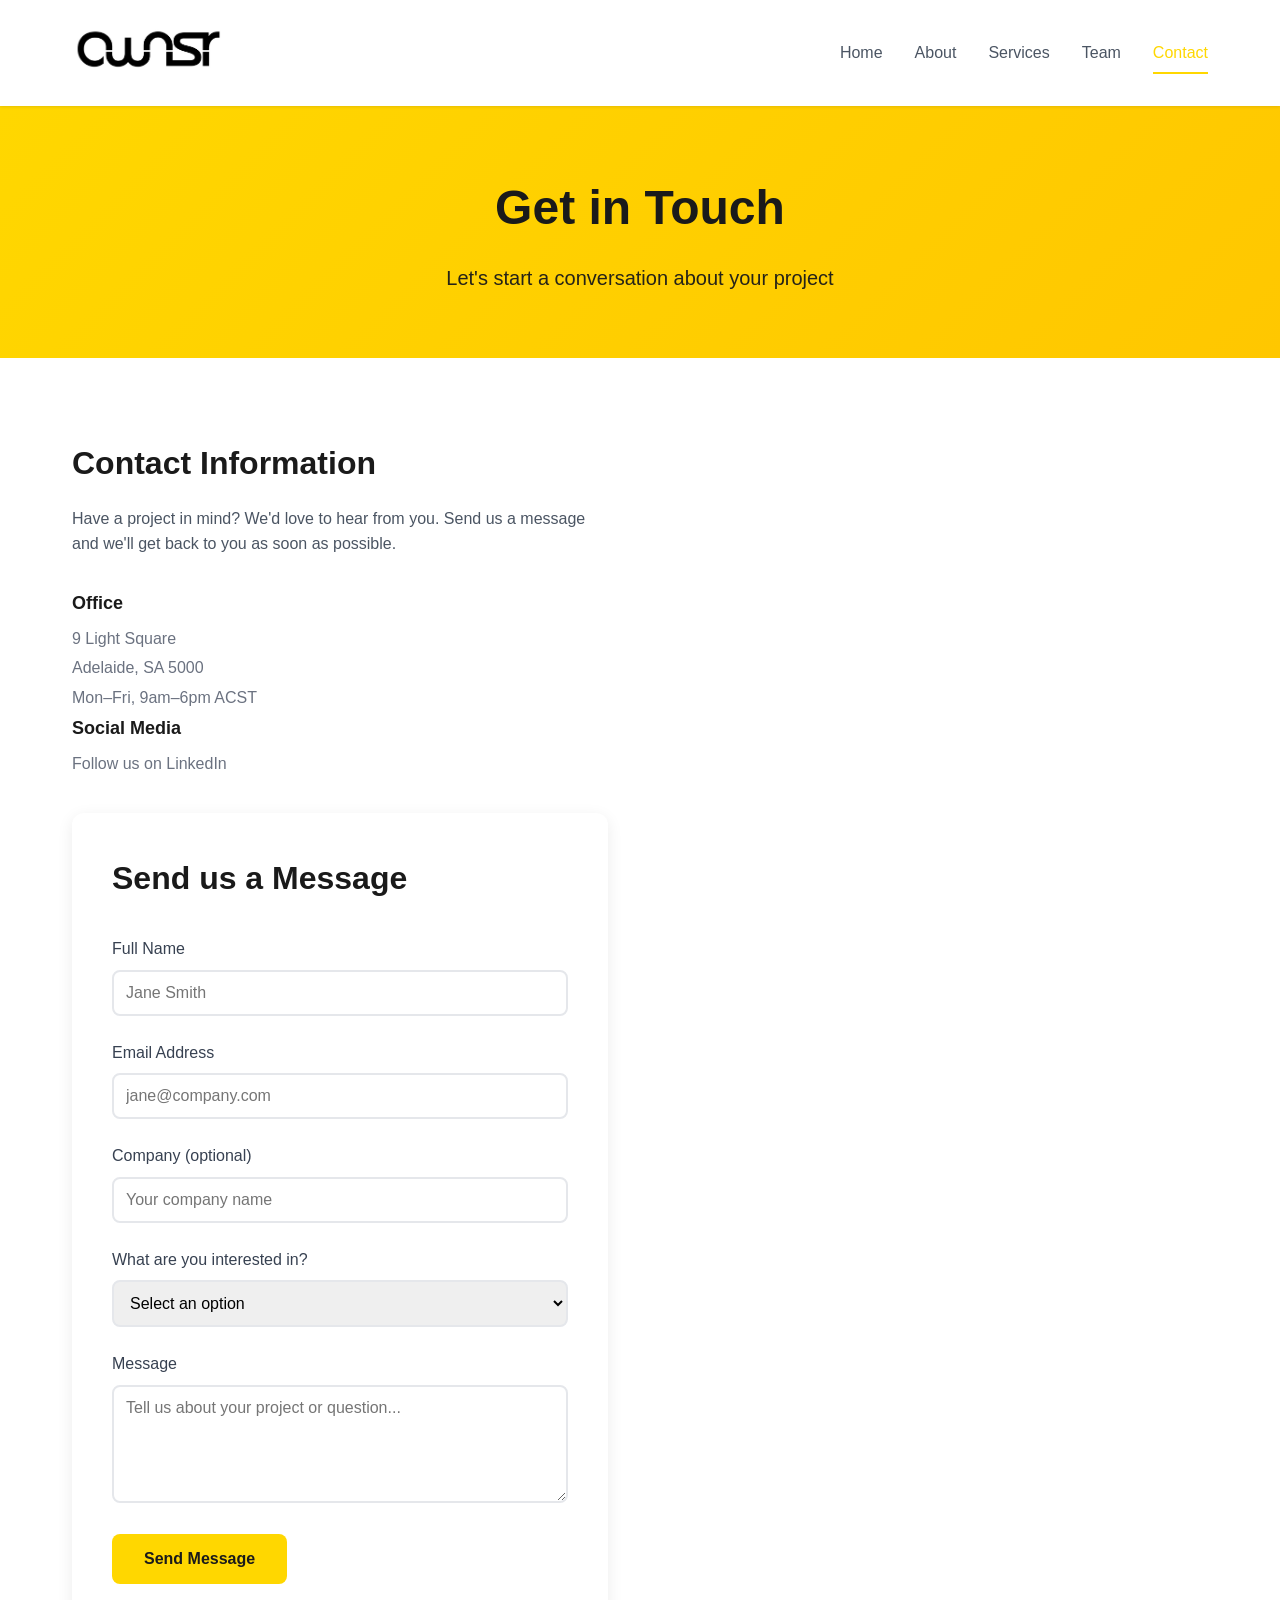
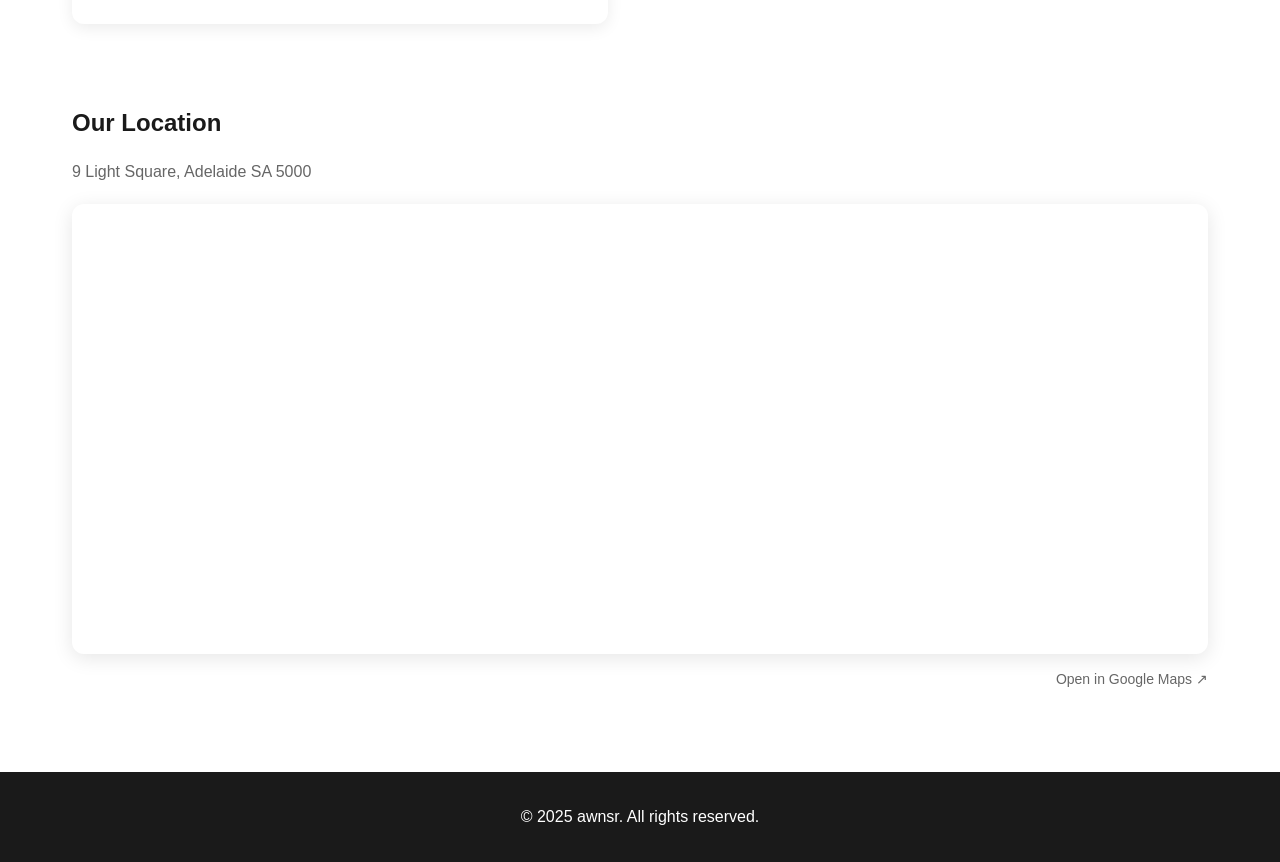
<file: contact.html>
<!DOCTYPE html>
<html lang="en">
<head>
	<meta charset="UTF-8">
	<meta name="viewport" content="width=device-width, initial-scale=1.0">
	<title>Contact Us - awnsr</title>
	<link rel="stylesheet" href="styles.css">
</head>
<body>
	<nav class="navbar">
		<div class="nav-container">
			<div class="logo-space">
				<img src="logo.jpg" alt="awnsr" style="height: 50px; width: auto;">
			</div>
			<div class="nav-links">
				<a href="index.html" class="nav-link">Home</a>
				<a href="about.html" class="nav-link">About</a>
				<a href="services.html" class="nav-link">Services</a>
				<a href="team.html" class="nav-link">Team</a>
				<a href="contact.html" class="nav-link active">Contact</a>
			</div>
		</div>
	</nav>

	<section class="page-header">
		<div class="container">
			<h1>Get in Touch</h1>
			<p>Let's start a conversation about your project</p>
		</div>
	</section>

	<section class="contact-section">
		<div class="container">
			<div class="contact-grid">

				<div class="contact-info">
					<h2>Contact Information</h2>
					<p class="intro-text">Have a project in mind? We'd love to hear from you. Send us a message and we'll get back to you as soon as possible.</p>

					<div class="info-items">
						<div class="info-item">
							<div>
						<!--		<h3>Email</h3>
								<p><a href="mailto:awnsrau@gmail.com">awnsrau@gmail.com</a></p>
							</div>
						</div>  -->

						<div class="info-item">
							<div>
								<h3>Office</h3>
								<p>9 Light Square</p>
								<p>Adelaide, SA 5000</p>
								<p>Mon–Fri, 9am–6pm ACST</p>
							</div>
						</div>

						<div class="info-item">
							<div>
								<h3>Social Media</h3>
								<!-- Replace # with your real LinkedIn URL -->
								<p><a href="https://www.linkedin.com/company/awnsr/" target="_blank">Follow us on LinkedIn</a></p>
							</div>
						</div>
					</div>
				</div>

				<div class="contact-form-wrapper">
					<form class="contact-form" id="contactForm">
						<h2>Send us a Message</h2>

						<div class="form-group">
							<label for="name">Full Name</label>
							<input type="text" id="name" name="name" placeholder="Jane Smith" required>
						</div>

						<div class="form-group">
							<label for="email">Email Address</label>
							<input type="email" id="email" name="email" placeholder="jane@company.com" required>
						</div>

						<div class="form-group">
							<label for="company">Company <span class="optional">(optional)</span></label>
							<input type="text" id="company" name="company" placeholder="Your company name">
						</div>

						<div class="form-group">
							<label for="service">What are you interested in?</label>
							<select id="service" name="service">
								<option value="">Select an option</option>
								<option value="ai-solution">AI Solution</option>
								<option value="consultation">Consultation</option>
								<option value="other">Other</option>
							</select>
						</div>

						<div class="form-group">
							<label for="message">Message</label>
							<textarea id="message" name="message" rows="5" placeholder="Tell us about your project or question..." required></textarea>
						</div>

						<button type="submit" class="btn btn-primary" id="submitBtn">Send Message</button>

						<div id="formFeedback" class="form-feedback" style="display:none; margin-top:16px; font-weight:500;"></div>
					</form>
				</div>

			</div>
		</div>
	</section>

	<section class="map-section">
		<div class="container">
			<h2 style="margin-bottom: 16px;">Our Location</h2>
			<p style="margin-bottom: 20px; color: #666;">9 Light Square, Adelaide SA 5000</p>
			<div style="width:100%; height:450px; border-radius:12px; overflow:hidden; box-shadow: 0 4px 20px rgba(0,0,0,0.1);">
				<iframe
					title="awnsr Office Location"
					src="https://www.google.com/maps/embed?pb=!1m18!1m12!1m3!1d3272.007!2d138.5952!3d-34.9285!2m3!1f0!2f0!3f0!3m2!1i1024!2i768!4f13.1!3m3!1m2!1s0x6ab0ced1bef31645%3A0x3c38e4a9a6c6a5a!2s9%20Light%20Square%2C%20Adelaide%20SA%205000!5e0!3m2!1sen!2sau!4v1700000000000!5m2!1sen!2sau"
					width="100%"
					height="450"
					style="border:0; display:block;"
					allowfullscreen=""
					loading="lazy"
					referrerpolicy="no-referrer-when-downgrade">
				</iframe>
			</div>
			<div style="margin-top:12px; text-align:right;">
				<a href="https://maps.google.com/?q=9+Light+Square+Adelaide+SA+5000" target="_blank" style="font-size:14px; color:#666;">
					Open in Google Maps ↗
				</a>
			</div>
		</div>
	</section>

	<footer class="footer">
		<div class="container">
			<p>&copy; 2025 awnsr. All rights reserved.</p>
		</div>
	</footer>

	<script>
		const GOOGLE_SHEET_URL = 'https://script.google.com/macros/s/AKfycby-lboAG-h8VTmu9RRwD18sP6hlzjfRNKgmrSrI8guCU_8tU1s429g6N8eliqZz1ym_PA/exec';

		document.getElementById('contactForm').addEventListener('submit', async function (e) {
			e.preventDefault();

			const feedback = document.getElementById('formFeedback');
			const submitBtn = document.getElementById('submitBtn');

			const formData = {
				name:    document.getElementById('name').value.trim(),
				email:   document.getElementById('email').value.trim(),
				company: document.getElementById('company').value.trim(),
				service: document.getElementById('service').value,
				message: document.getElementById('message').value.trim(),
			};

			submitBtn.disabled = true;
			submitBtn.textContent = 'Sending...';
			feedback.style.display = 'none';

			try {
				await fetch(GOOGLE_SHEET_URL, {
					method: 'POST',
					mode: 'no-cors',
					headers: { 'Content-Type': 'application/json' },
					body: JSON.stringify(formData)
				});

				feedback.style.display = 'block';
				feedback.style.color = 'green';
				feedback.textContent = "Thanks for reaching out, we'll get back to you shortly!";
				this.reset();

			} catch (err) {
				feedback.style.display = 'block';
				feedback.style.color = 'red';
				feedback.textContent = 'Something went wrong. Please email us directly at awnsrau@gmail.com';
				console.error('Submission error:', err);
			} finally {
				submitBtn.disabled = false;
				submitBtn.textContent = 'Send Message';
			}
		});
	</script>

</body>
</html>
</file>
<file: styles.css>
* {
	margin: 0;
	padding: 0;
	box-sizing: border-box;
}

:root {
	--primary-yellow: #FFD700;
	--secondary-yellow: #FFC700;
	--dark: #1a1a1a;
	--light: #ffffff;
	--gray-text: #4b5563;
	--gray-light: #6b7280;
	--gray-bg: #f3f4f6;
	--gray-border: #e5e7eb;
	font-family: -apple-system, BlinkMacSystemFont, 'Segoe UI', Roboto, Oxygen, Ubuntu, Cantarell, sans-serif;
	line-height: 1.6;
	color: var(--dark);
}

html {
	scroll-behavior: smooth;
}

body {
	background: var(--light);
	color: var(--dark);
}

.container {
	max-width: 1200px;
	margin: 0 auto;
	padding: 0 2rem;
}

a {
	color: inherit;
	text-decoration: none;
}

button {
	font-family: inherit;
}

/* Navigation */
.navbar {
	background: var(--light);
	box-shadow: 0 1px 3px rgba(0, 0, 0, 0.1);
	position: sticky;
	top: 0;
	z-index: 100;
}

.nav-container {
	max-width: 1200px;
	margin: 0 auto;
	padding: 1.5rem 2rem;
	display: flex;
	justify-content: space-between;
	align-items: center;
	gap: 3rem;
}

.logo-space {
	flex-shrink: 0;
}

.logo-placeholder {
	width: 100px;
	height: 50px;
	background: linear-gradient(135deg, var(--primary-yellow) 0%, var(--secondary-yellow) 100%);
	border-radius: 8px;
	display: flex;
	align-items: center;
	justify-content: center;
	font-weight: 700;
	color: var(--dark);
	font-size: 0.875rem;
	box-shadow: 0 2px 4px rgba(255, 215, 0, 0.3);
}

.nav-links {
	display: flex;
	gap: 2rem;
}

.nav-link {
	color: var(--gray-text);
	font-weight: 500;
	transition: color 0.3s;
	position: relative;
}

.nav-link:hover {
	color: var(--primary-yellow);
}

.nav-link.active {
	color: var(--primary-yellow);
}

.nav-link.active::after {
	content: '';
	position: absolute;
	bottom: -0.5rem;
	left: 0;
	right: 0;
	height: 2px;
	background: var(--primary-yellow);
}

/* Hero Section */
.hero {
	background: linear-gradient(135deg, var(--primary-yellow) 0%, var(--secondary-yellow) 100%);
	color: var(--dark);
	padding: 6rem 2rem;
	text-align: center;
}

.hero-content {
	max-width: 800px;
	margin: 0 auto;
}

.hero h1 {
	font-size: 3rem;
	margin-bottom: 1.5rem;
	font-weight: 700;
}

.hero p {
	font-size: 1.25rem;
	margin-bottom: 2rem;
	opacity: 0.95;
}

.cta-buttons {
	display: flex;
	gap: 1rem;
	justify-content: center;
	flex-wrap: wrap;
}

/* Buttons */
.btn {
	 
	padding: 1rem 2rem;
	border-radius: 8px;
	text-decoration: none;
	font-weight: 600;
	transition: all 0.3s;
	display: inline-block;
	border: none;
	cursor: pointer;
	font-size: 1rem;
	font-family: inherit;
}

.btn-primary {
	background: var(--primary-yellow);
	color: var(--dark);
}

.btn-primary:hover {
	background: var(--secondary-yellow);
	transform: translateY(-2px);
	box-shadow: 0 4px 12px rgba(255, 215, 0, 0.3);
}

.btn-secondary {
	background: rgba(0, 0, 0, 0.1);
	color: var(--dark);
	border: 2px solid var(--dark);
}

.btn-secondary:hover {
	background: var(--dark);
	color: var(--primary-yellow);
}

/* Features Section */
.features,
.stats {
	padding: 5rem 2rem;
}

.features h2 {
	text-align: center;
	font-size: 2.5rem;
	margin-bottom: 3rem;
}

.features-grid {
	display: grid;
	grid-template-columns: repeat(auto-fit, minmax(250px, 1fr));
	gap: 2rem;
}

.feature-card {
	background: var(--light);
	padding: 2rem;
	border-radius: 12px;
	box-shadow: 0 2px 8px rgba(0, 0, 0, 0.08);
	transition: transform 0.3s, box-shadow 0.3s;

		display: flex;
	flex-direction: column;
	align-items: center;
	text-align: center;
}

.feature-card:hover {
	transform: translateY(-4px);
	box-shadow: 0 8px 24px rgba(0, 0, 0, 0.12);
}

.feature-icon {
	font-size: 3rem;
	margin-bottom: 1rem;
}

.feature-card h3 {
	font-size: 1.5rem;
	margin-bottom: 0.75rem;
	color: var(--dark);
}

.feature-card p {
	color: var(--gray-text);
	margin: 0;
}

/* Stats Section */
.stats {
	background: var(--light);
}

.stats-grid {
	display: grid;
	grid-template-columns: repeat(auto-fit, minmax(200px, 1fr));
	gap: 3rem;
	text-align: center;
}

.stat-number {
	font-size: 3rem;
	font-weight: 700;
	color: var(--primary-yellow);
	margin-bottom: 0.5rem;
}

.stat-label {
	color: var(--gray-text);
	font-size: 1.125rem;
}

/* Page Header */
.page-header {
	background: linear-gradient(135deg, var(--primary-yellow) 0%, var(--secondary-yellow) 100%);
	color: var(--dark);
	padding: 4rem 2rem;
	text-align: center;
}

.page-header h1 {
	font-size: 3rem;
	margin-bottom: 1rem;
}

.page-header p {
	font-size: 1.25rem;
	opacity: 0.95;
}

/* About Page */
.about-intro {
	padding: 5rem 0 3rem;
	text-align: center;
}

.intro-content {
	max-width: 800px;
	margin: 0 auto;
}

.intro-content h2 {
	font-size: 2.5rem;
	margin-bottom: 1.5rem;
}

.intro-content p {
	font-size: 1.125rem;
	color: var(--gray-text);
	line-height: 1.8;
	margin-bottom: 1rem;
}

.values-section {
	padding: 5rem 0;
}

.values-section h2 {
	text-align: center;
	font-size: 2.5rem;
	margin-bottom: 3rem;
}

.values-grid {
	display: grid;
	grid-template-columns: repeat(auto-fit, minmax(250px, 1fr));
	gap: 2rem;
}

.value-card {
	padding: 2rem;
	border: 2px solid var(--gray-border);
	border-radius: 12px;
	transition: all 0.3s;
	text-align: center;
}

.value-card:hover {
	border-color: var(--primary-yellow);
	transform: translateY(-4px);
}

.value-card h3 {
	font-size: 1.5rem;
	margin-bottom: 1rem;
	color: var(--primary-yellow);
	text-align: center;
}

.value-card p {
	color: var(--gray-text);
	margin: 0;
	text-align: center;
}

.mission-section {
	background: var(--gray-bg);
	padding: 5rem 0;
	text-align: center;
}

.mission-section h2 {
	font-size: 2.5rem;
	margin-bottom: 1.5rem;
}

.mission-section p {
	font-size: 1.25rem;
	color: var(--gray-text);
}

/* Services Page */
.services-section {
	padding: 5rem 0;
}

.services-grid {
	display: grid;
	grid-template-columns: repeat(auto-fit, minmax(350px, 1fr));
	gap: 2.5rem;
}

.service-card {
	background: var(--light);
	padding: 2.5rem;
	border-radius: 12px;
	box-shadow: 0 2px 8px rgba(0, 0, 0, 0.08);
	transition: all 0.3s;
	text-align: center;
}

.service-card:hover {
	transform: translateY(-4px);
	box-shadow: 0 8px 24px rgba(0, 0, 0, 0.12);
	
}

.service-icon {
	font-size: 3rem;
	margin-bottom: 1.5rem;
}

.service-card h3 {
	font-size: 1.75rem;
	margin-bottom: 1rem;
	color: var(--dark);
	text-align: center;
}

.service-card p {
	color: var(--gray-text);
	margin-bottom: 1.5rem;
	line-height: 1.6;
	text-align: center;
}

.service-features {
	list-style: none;
	padding: 0;
	margin: 0;
}

.service-features li {
	color: var(--gray-light);
	padding: 0.5rem 0;
	padding-left: 1.5rem;
	position: relative;
}

.service-features li::before {
	content: '✓';
	position: absolute;
	left: 0;
	color: var(--primary-yellow);
	font-weight: 700;
}

.cta-section {
	background: linear-gradient(135deg, var(--gray-bg) 0%, var(--gray-border) 100%);
	padding: 5rem 2rem;
	text-align: center;
}

.cta-section h2 {
	font-size: 2.5rem;
	margin-bottom: 1rem;
}

.cta-section p {
	font-size: 1.25rem;
	color: var(--gray-text);
	margin-bottom: 2rem;
}

/* Team Page */
.team-intro {
	padding: 5rem 0 3rem;
	text-align: center;
}

.team-intro h2 {
	font-size: 2.5rem;
	margin-bottom: 1.5rem;
}

.team-intro p {
	font-size: 1.125rem;
	color: var(--gray-text);
	line-height: 1.8;
}

.team-section {
	padding: 3rem 0 5rem;
}

.section-title {
	text-align: center;
	font-size: 2rem;
	margin-bottom: 3rem;
	color: var(--dark);
}

.team-grid {
	display: grid;
	grid-template-columns: repeat(3, 1fr);
	gap: 3rem;
}

.team-member {
	text-align: center;
}

.member-image {
	width: 150px;
	height: 150px;
	border-radius: 50%;
	background: linear-gradient(135deg, var(--primary-yellow) 0%, var(--secondary-yellow) 100%);
	margin: 0 auto 1.5rem;
	display: flex;
	align-items: center;
	justify-content: center;
	font-size: 2.5rem;
	font-weight: 700;
	color: var(--dark);
	transition: transform 0.3s;
	box-shadow: 0 4px 12px rgba(255, 215, 0, 0.3);
}

.team-member:hover .member-image {
	transform: scale(1.05);
}

.team-member h3 {
	font-size: 1.5rem;
	margin-bottom: 0.5rem;
	color: var(--dark);
}

.role {
	color: var(--primary-yellow);
	font-weight: 600;
	margin-bottom: 1rem;
}

.bio {
	color: var(--gray-light);
	line-height: 1.6;
	margin: 0;
}

.collaborators-section {
	background: var(--light);
	padding: 5rem 0;
	border-top: 1px solid var(--gray-border);
}

.collaborators-grid {
	display: grid;
	grid-template-columns: repeat(2, 1fr);
	gap: 3rem;
}

.collaborator {
	text-align: center;
	padding: 2rem;
}

.collaborator-image {
	width: 150px;
	height: 150px;
	border-radius: 50%;
	background: linear-gradient(135deg, var(--primary-yellow) 0%, var(--secondary-yellow) 100%);
	margin: 0 auto 1.5rem;
	display: flex;
	align-items: center;
	justify-content: center;
	font-size: 2.5rem;
	font-weight: 700;
	color: var(--dark);
	transition: transform 0.3s;
	box-shadow: 0 4px 12px rgba(255, 215, 0, 0.3);
}

.collaborator:hover .collaborator-image {
	transform: scale(1.05);
}

.collaborator h3 {
	font-size: 1.5rem;
	margin-bottom: 0.5rem;
	color: var(--dark);
}

.collaborator p {
	color: var(--gray-light);
	line-height: 1.6;
	margin: 0;
}

.join-section {
	background: linear-gradient(135deg, var(--gray-bg) 0%, var(--gray-border) 100%);
	padding: 5rem 2rem;
	text-align: center;
}

.join-section h2 {
	font-size: 2.5rem;
	margin-bottom: 1rem;
}

.join-section p {
	font-size: 1.25rem;
	color: var(--gray-text);
	margin-bottom: 2rem;
}

/* Contact Page */
.contact-section {
	padding: 5rem 0;
}

.contact-grid {
	display: grid;
	grid-template-columns: 1fr 1fr;
	gap: 4rem;
}

.contact-info h2 {
	font-size: 2rem;
	margin-bottom: 1rem;
	color: var(--dark);
}

.intro-text {
	color: var(--gray-text);
	line-height: 1.6;
	margin-bottom: 2rem;
}

.info-items {
	display: flex;
	flex-direction: column;
	gap: 2rem;
}

.info-item {
	display: flex;
	gap: 1.5rem;
}

.info-item h3 {
	font-size: 1.125rem;
	margin-bottom: 0.5rem;
	color: var(--dark);
}

.info-item p {
	color: var(--gray-light);
	margin: 0.25rem 0;
}

.contact-form-wrapper {
	background: var(--light);
	padding: 2.5rem;
	border-radius: 12px;
	box-shadow: 0 4px 16px rgba(0, 0, 0, 0.08);
}

.contact-form h2 {
	font-size: 2rem;
	margin-bottom: 2rem;
	color: var(--dark);
}

.form-group {
	margin-bottom: 1.5rem;
}

.form-group label {
	display: block;
	margin-bottom: 0.5rem;
	color: #374151;
	font-weight: 500;
}

.form-group input,
.form-group select,
.form-group textarea {
	width: 100%;
	padding: 0.75rem;
	border: 2px solid var(--gray-border);
	border-radius: 8px;
	font-family: inherit;
	font-size: 1rem;
	transition: border-color 0.3s;
}

.form-group input:focus,
.form-group select:focus,
.form-group textarea:focus {
	outline: none;
	border-color: var(--primary-yellow);
}

.form-group textarea {
	resize: vertical;
}

.map-section {
	padding: 0 0 5rem;
}

.map-placeholder {
	background: linear-gradient(135deg, var(--gray-border) 0%, #d1d5db 100%);
	border-radius: 12px;
	height: 400px;
	display: flex;
	align-items: center;
	justify-content: center;
}

.map-placeholder p {
	font-size: 1.5rem;
	color: var(--gray-light);
	font-weight: 600;
}

/* Footer */
.footer {
	background: var(--dark);
	color: var(--light);
	padding: 2rem;
	text-align: center;
}

.footer p {
	margin: 0;
}

/* Responsive */
@media (max-width: 768px) {
	.nav-container {
		flex-direction: column;
		gap: 1rem;
	}

	.nav-links {
		gap: 1rem;
		flex-wrap: wrap;
		justify-content: center;
	}

	.hero h1 {
		font-size: 2rem;
	}

	.hero p {
		font-size: 1rem;
	}

	.features h2,
	.values-section h2,
	.mission-section h2,
	.page-header h1,
	.cta-section h2,
	.join-section h2 {
		font-size: 2rem;
	}

	.features-grid,
	.values-grid,
	.services-grid {
		grid-template-columns: 1fr;
	}

	.team-grid {
		grid-template-columns: 1fr;
	}

	.collaborators-grid {
		grid-template-columns: 1fr;
	}

	.contact-grid {
		grid-template-columns: 1fr;
		gap: 3rem;
	}

	.stat-number {
		font-size: 2rem;
	}

	.cta-buttons {
		flex-direction: column;
		align-items: center;
	}

	.btn {
		width: 100%;
		max-width: 300px;
	}
}

@media (max-width: 480px) {
	.container {
		padding: 0 1rem;
	}

	.hero {
		padding: 3rem 1rem;
	}

	.nav-container {
		padding: 1rem;
	}

	.nav-container,
	.nav-links {
		gap: 0.5rem;
	}

	.logo-placeholder {
		width: 80px;
		height: 40px;
		font-size: 0.75rem;
	}

	.page-header {
		padding: 2rem 1rem;
	}

	.page-header h1 {
		font-size: 1.5rem;
	}

	.page-header p {
		font-size: 1rem;
	}

	.services-grid {
		gap: 1.5rem;
	}

	.service-card {
		padding: 1.5rem;
	}
</file>
